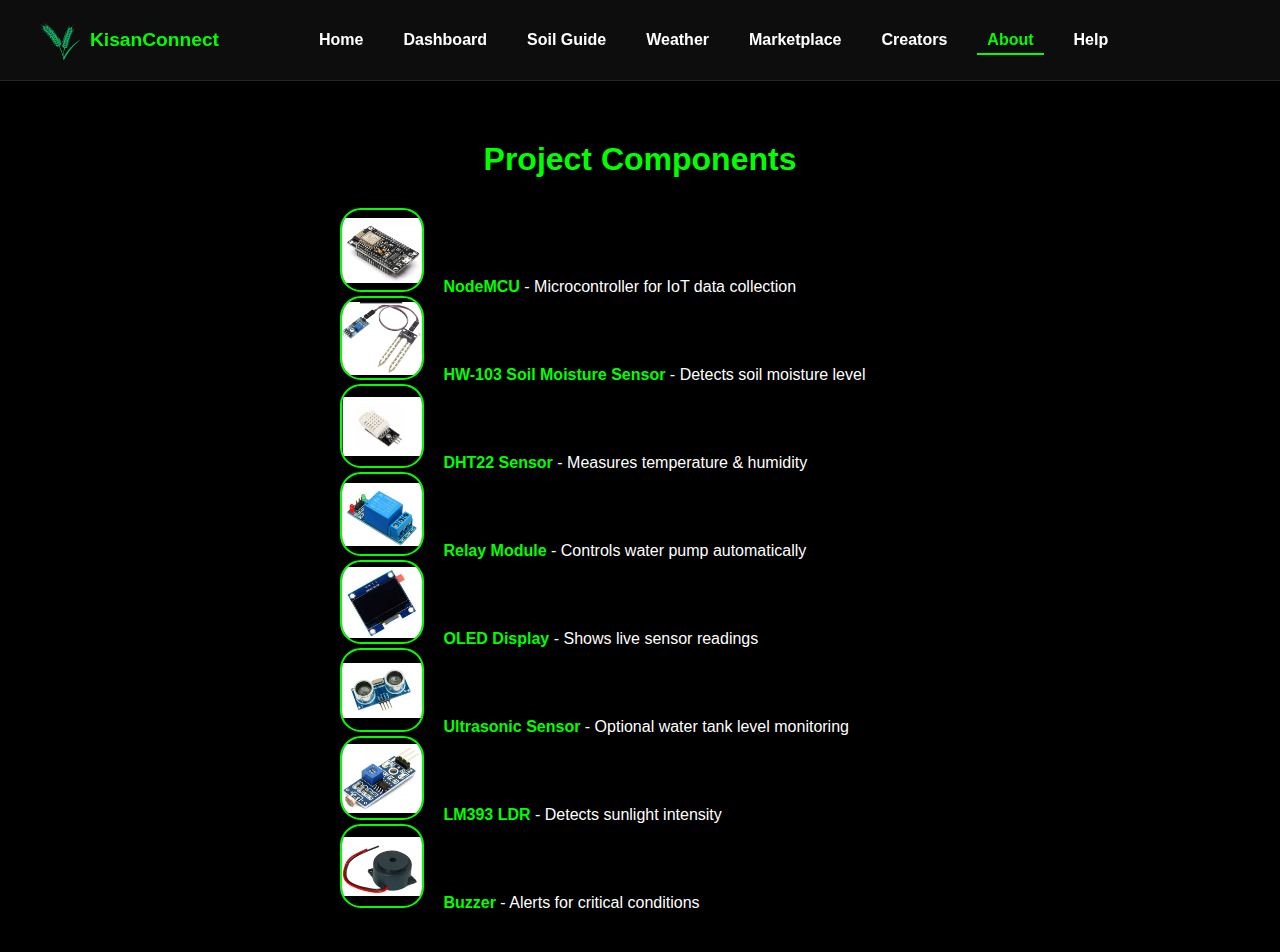
<file: about.html>
<!DOCTYPE html>
<html lang="en">
<head>
  <meta charset="UTF-8">
  <meta name="viewport" content="width=device-width, initial-scale=1.0">
  <title>KisanConnect | About</title>
  <link rel="stylesheet" href="about.css">
    <link rel="icon" href="assests/favicom.png" type="image/x-icon">
</head>
<body>
  <!-- Navbar -->
    <nav class="navbar glass">
    <div class="logo">
      <img src="assests/favicom.png" alt="Logo" class="logo-img">
      <span>KisanConnect</span>
    </div>
        <ul class="nav-links">
       <li><a href="index.html">Home</a></li>
      <li><a href="dashboard.html" >Dashboard</a></li>
      <li><a href="soil.html">Soil Guide</a></li>
      <li><a href="weather.html">Weather</a></li>
      <li><a href="marketplace.html" >Marketplace</a></li>
      <li><a href="creators.html">Creators</a></li>
      <li><a href="about.html" class="active">About</a></li>
      <li><a href="help.html">Help</a></li>
    </ul>
  </nav>

  <!-- About Section -->
 <section class="about">
  <h1>Project Components</h1>
  <ul class="component-list">
    <li>
      <img src="assests/node.png" alt="NodeMCU">
      <span class="name">NodeMCU</span> - Microcontroller for IoT data collection
    </li>
    <li>
      <img src="assests/pani.png" alt="Soil Sensor">
      <span class="name">HW-103 Soil Moisture Sensor</span> - Detects soil moisture level
    </li>
    <li>
      <img src="assests/dht.png" alt="DHT Sensor">
      <span class="name">DHT22 Sensor</span> - Measures temperature & humidity
    </li>
    <li>
      <img src="assests/relay.png" alt="Relay">
      <span class="name">Relay Module</span> - Controls water pump automatically
    </li>
    <li>
      <img src="assests/oled.png" alt="OLED">
      <span class="name">OLED Display</span> - Shows live sensor readings
    </li>
    <li>
      <img src="assests/sonic.png" alt="Ultrasonic">
      <span class="name">Ultrasonic Sensor</span> - Optional water tank level monitoring
    </li>
    <li>
      <img src="assests/lmd.png" alt="LDR">
      <span class="name">LM393 LDR</span> - Detects sunlight intensity
    </li>
    <li>
      <img src="assests/buzzer.png" alt="Buzzer">
      <span class="name">Buzzer</span> - Alerts for critical conditions
    </li>
  </ul>
</section>

</body>
</html>
</file>
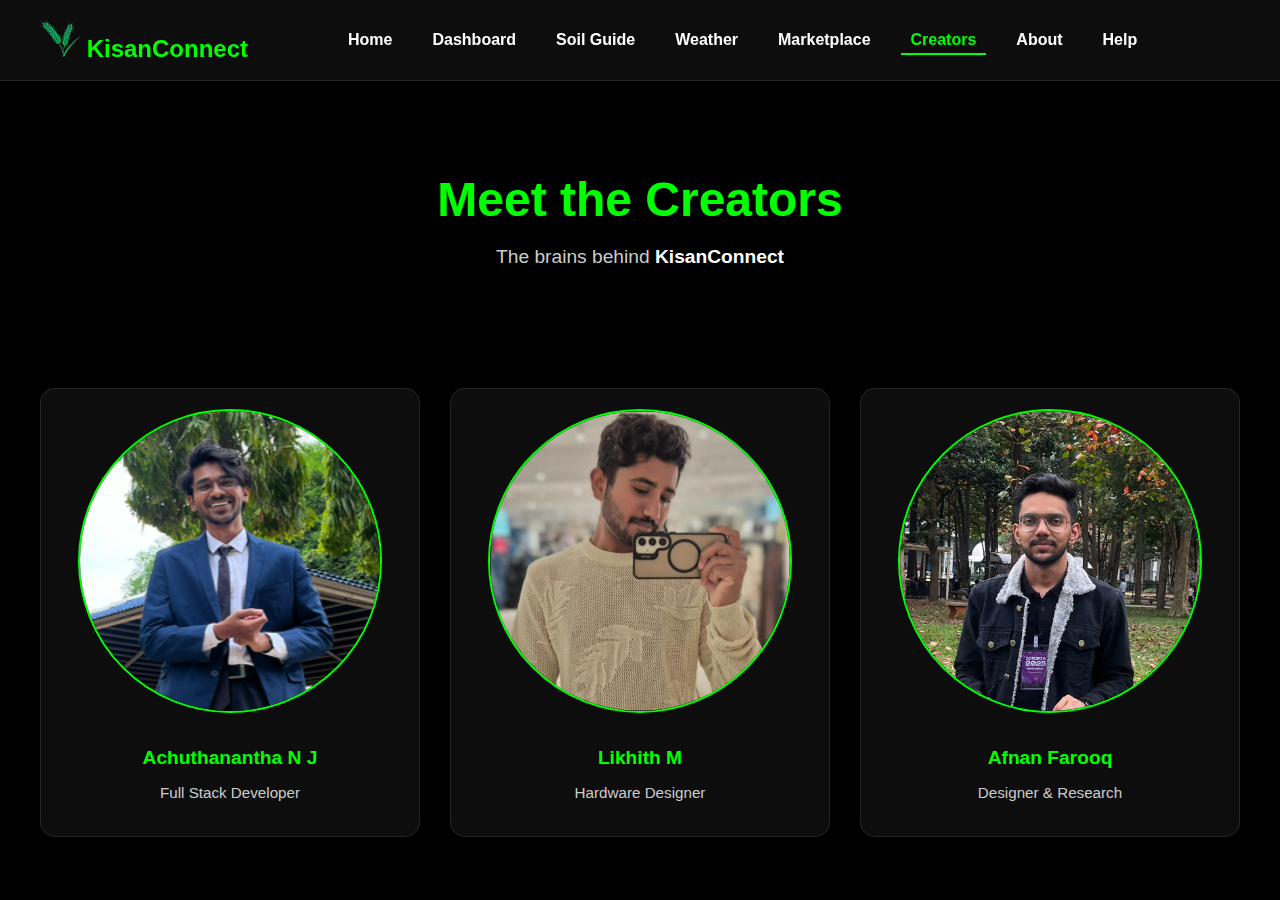
<file: creators.html>
<!DOCTYPE html>
<html lang="en">
<head>
  <meta charset="UTF-8">
  <meta name="viewport" content="width=device-width, initial-scale=1.0">
  <title>KisanConnect | Creators</title>
  <link rel="stylesheet" href="creators.css">
      <link rel="icon" href="assests/favicom.png" type="image/x-icon">

</head>
<body>
 <!-- Navbar -->
  <nav class="navbar">
    <div class="logo">
      <img src="assests/favicom.png" alt="Logo" class="logo-img">
      <span style="color:#00FF00; font-weight:bold;">KisanConnect</span>
    </div>
    <ul class="nav-links">
       <li><a href="index.html">Home</a></li>
      <li><a href="dashboard.html">Dashboard</a></li>
      <li><a href="soil.html">Soil Guide</a></li>
      <li><a href="weather.html" >Weather</a></li>
      <li><a href="marketplace.html">Marketplace</a></li>
      <li><a href="creators.html" class="active">Creators</a></li>
      <li><a href="about.html">About</a></li>
      <li><a href="help.html">Help</a></li>
    </ul>
  </nav>

  <!-- Hero Section -->
  <header class="hero">
    <h1>Meet the Creators</h1>
    <p>The brains behind <span>KisanConnect</span></p>
  </header>

  <!-- Creators Grid -->
  <section class="creators-grid">
  
    <div class="creator-card">
      <img src="assests/achu (1).png" alt="Creator 3">
      <h2>Achuthanantha N J</h2>
      <p>Full Stack Developer</p>
    </div>
      <div class="creator-card">
      <img src="assests/balu.png" alt="Creator 1">
      <h2>Likhith M</h2>
      <p>Hardware Designer</p>
    </div>
    <div class="creator-card">
      <img src="assests/af.jpg" alt="Creator 4">
      <h2>Afnan Farooq</h2>
      <p>Designer & Research</p>
    </div>
  </section>
</body>
</html>
</file>
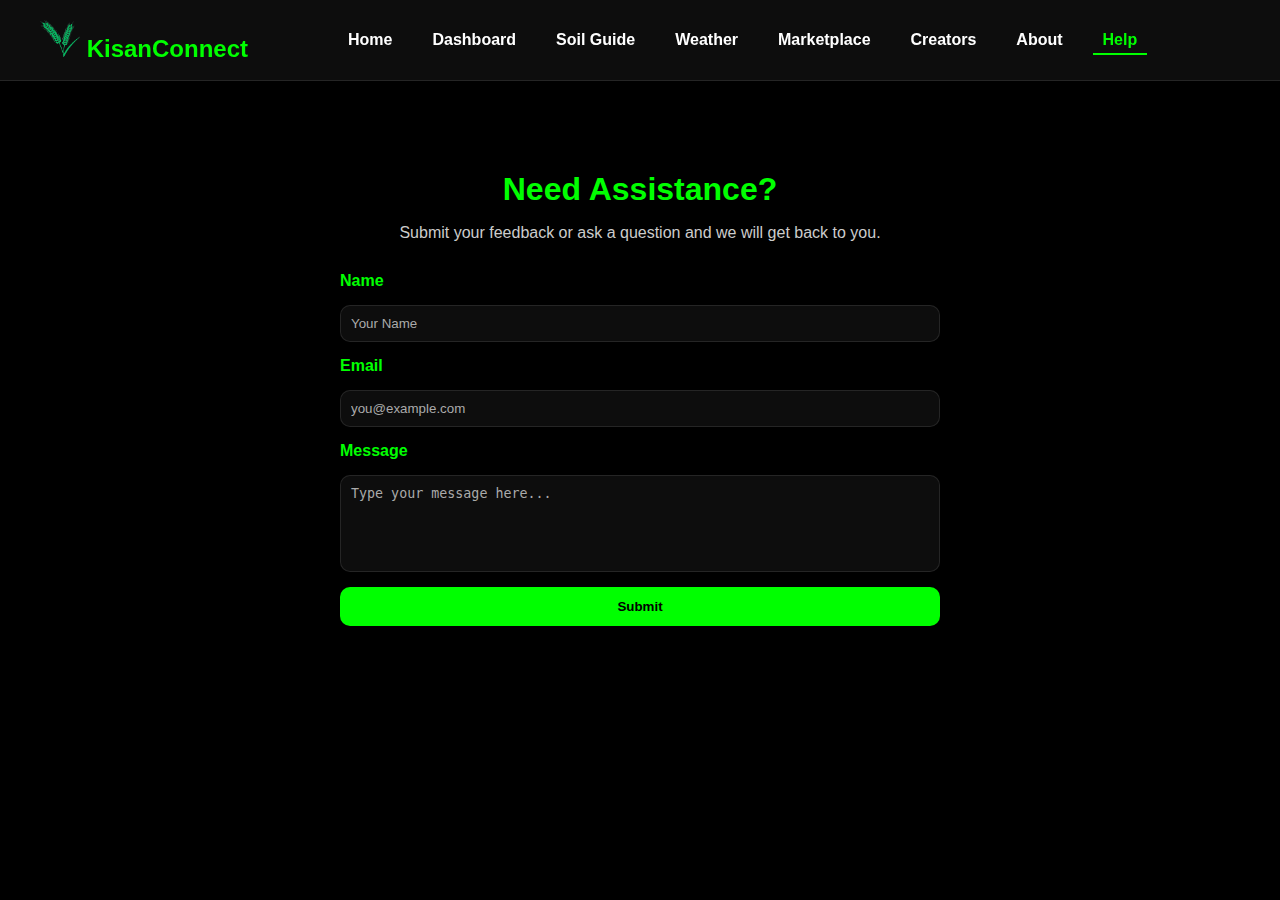
<file: help.html>
<!DOCTYPE html>
<html lang="en">
<head>
  <meta charset="UTF-8">
  <meta name="viewport" content="width=device-width, initial-scale=1.0">
  <title>KisanConnect | Help</title>
  <link rel="stylesheet" href="help.css">
    <link rel="icon" href="assests/favicom.png" type="image/x-icon">
</head>
<body>
  <!-- Navbar -->
 <!-- Navbar -->
  <nav class="navbar">
    <div class="logo">
      <img src="assests/favicom.png" alt="Logo" class="logo-img">
      <span style="color:#00FF00; font-weight:bold;">KisanConnect</span>
    </div>
    <ul class="nav-links">
       <li><a href="index.html">Home</a></li>
      <li><a href="dashboard.html">Dashboard</a></li>
      <li><a href="soil.html">Soil Guide</a></li>
      <li><a href="weather.html" >Weather</a></li>
      <li><a href="marketplace.html">Marketplace</a></li>
      <li><a href="creators.html">Creators</a></li>
      <li><a href="about.html">About</a></li>
      <li><a href="help.html" class="active">Help </a></li>
    </ul>
  </nav>

  <!-- Help Section -->
  <section class="help">
    <h1>Need Assistance?</h1>
    <p>Submit your feedback or ask a question and we will get back to you.</p>

    <form id="helpForm">
      <label for="name">Name</label>
      <input type="text" id="name" name="name" placeholder="Your Name" required>

      <label for="email">Email</label>
      <input type="email" id="email" name="email" placeholder="you@example.com" required>

      <label for="message">Message</label>
      <textarea id="message" name="message" rows="5" placeholder="Type your message here..." required></textarea>

      <button type="submit">Submit</button>
    </form>

    <p id="responseMsg"></p>
  </section>

  <script src="help.js"></script>
</body>
</html>
</file>
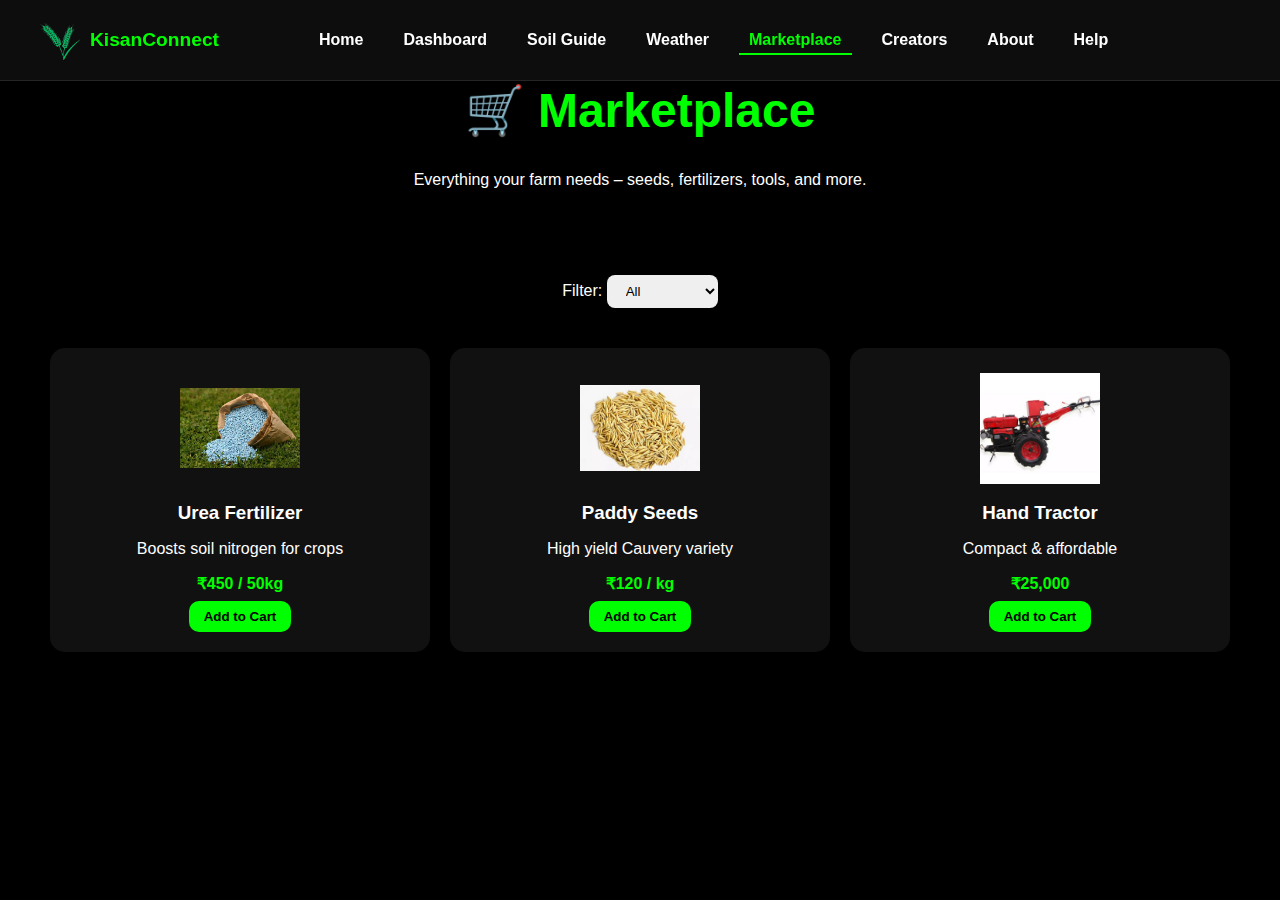
<file: marketplace.html>
<!DOCTYPE html>
<html lang="en">
<head>
  <meta charset="UTF-8">
  <meta name="viewport" content="width=device-width, initial-scale=1.0">
  <title>KisanConnect - Marketplace</title>
  <link rel="stylesheet" href="markerplace.css">
    <link rel="icon" href="assests/favicom.png" type="image/x-icon">
  <script defer src="marketplace.js"></script>
</head>
<body>
  <!-- Navbar -->
  <nav class="navbar glass">
    <div class="logo">
      <img src="assests/favicom.png" alt="Logo" class="logo-img">
      <span>KisanConnect</span>
    </div>
        <ul class="nav-links">
       <li><a href="index.html">Home</a></li>
      <li><a href="dashboard.html" >Dashboard</a></li>
      <li><a href="soil.html">Soil Guide</a></li>
      <li><a href="weather.html">Weather</a></li>
      <li><a href="marketplace.html" class="active">Marketplace</a></li>
      <li><a href="creators.html">Creators</a></li>
      <li><a href="about.html">About</a></li>
      <li><a href="help.html">Help</a></li>
    </ul>
  </nav>

  <!-- Marketplace Hero -->
  <section class="hero">
    <h1>🛒 Marketplace</h1>
    <p>Everything your farm needs – seeds, fertilizers, tools, and more.</p>
  </section>

  <!-- Filter -->
  <div class="filter">
    <label for="category">Filter:</label>
    <select id="category">
      <option value="all">All</option>
      <option value="fertilizer">Fertilizers</option>
      <option value="seeds">Seeds</option>
      <option value="tools">Tools</option>
      <option value="pesticides">Pesticides</option>
    </select>
  </div>

  <!-- Products Grid -->
  <section class="products" id="products">
    <!-- Sample Cards -->
    <div class="card" data-category="fertilizer">
      <img src="assests/fert.png" alt="Fertilizer">
      <h3>Urea Fertilizer</h3>
      <p>Boosts soil nitrogen for crops</p>
      <span>₹450 / 50kg</span>
      <button>Add to Cart</button>
    </div>
    <div class="card" data-category="seeds">
      <img src="assests/paddy.png" alt="Seeds">
      <h3>Paddy Seeds</h3>
      <p>High yield Cauvery variety</p>
      <span>₹120 / kg</span>
      <button>Add to Cart</button>
    </div>
    <div class="card" data-category="tools">
      <img src="assests/tractor.png" alt="Tool">
      <h3>Hand Tractor</h3>
      <p>Compact & affordable</p>
      <span>₹25,000</span>
      <button>Add to Cart</button>
    </div>
  </section>
</body>
</html>
</file>
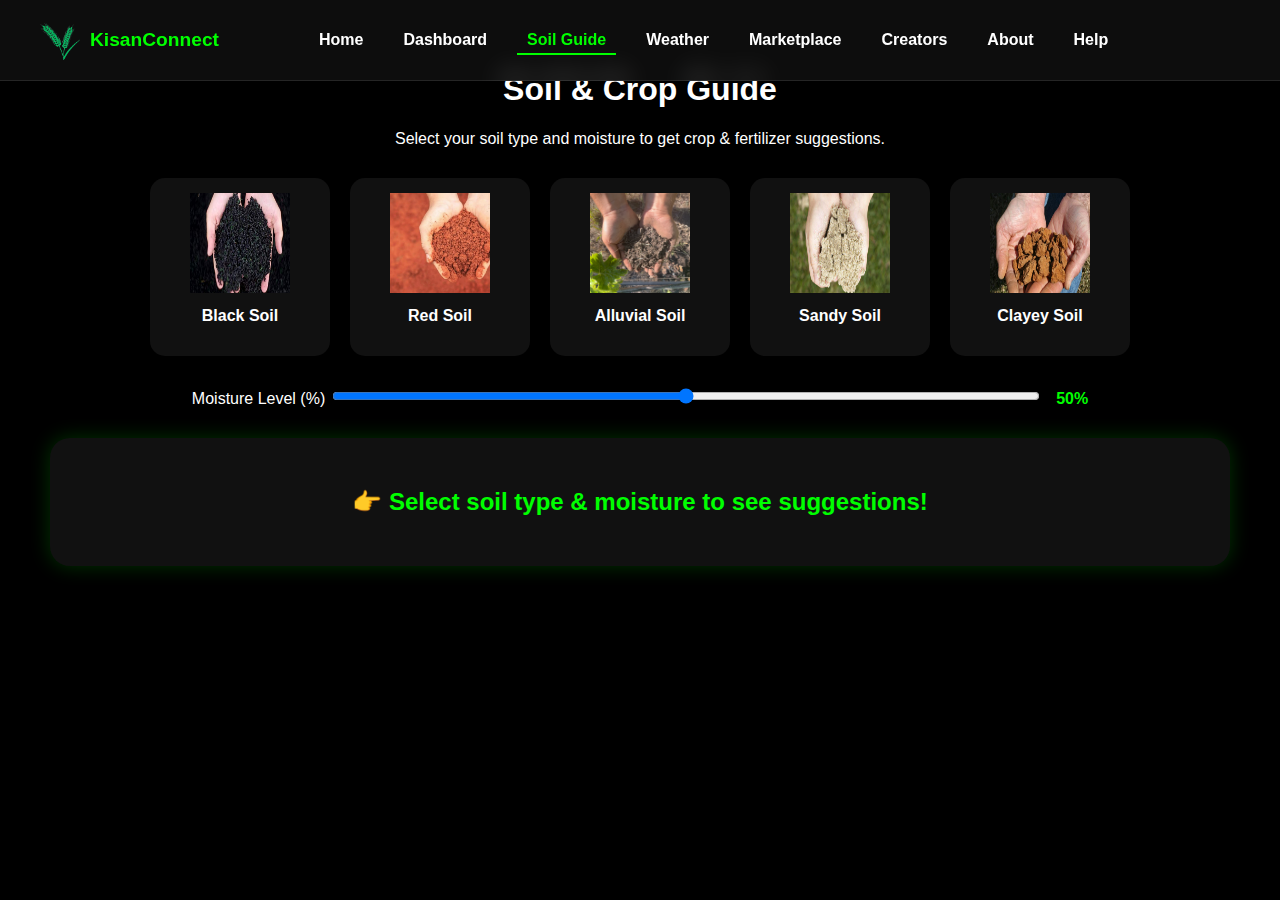
<file: soil.html>
<!DOCTYPE html>
<html lang="en">
<head>
  <meta charset="UTF-8">
  <meta name="viewport" content="width=device-width, initial-scale=1.0">
  <title>KisanConnect - Soil Guide</title>
  <link rel="stylesheet" href="soil.css">
    <link rel="icon" href="assests/favicom.png" type="image/x-icon">
  <script defer src="soil.js"></script>
</head>
<body>
  <!-- Navbar -->
  <nav class="navbar glass">
    <div class="logo">
      <img src="assests/favicom.png" alt="Logo" class="logo-img">
      <span>KisanConnect</span>
    </div>
   <ul class="nav-links">
    <li><a href="index.html">Home</a></li>
      <li><a href="dashboard.html" >Dashboard</a></li>
      <li><a href="soil.html" class="active">Soil Guide</a></li>
      <li><a href="weather.html">Weather</a></li>
      <li><a href="marketplace.html">Marketplace</a></li>
      <li><a href="creators.html">Creators</a></li>
      <li><a href="about.html">About</a></li>
      <li><a href="help.html">Help</a></li>
    </ul>
  </nav>

  <!-- Soil Guide Section -->
  <section class="soil-guide">
    <h1>Soil & Crop Guide</h1>
    <p>Select your soil type and moisture to get crop & fertilizer suggestions.</p>

    <!-- Soil Type Selector -->
    <div class="soil-types">
      <div class="soil-card" data-soil="black">
        <img src="assests/black.png" alt="Black Soil">
        <p>Black Soil</p>
      </div>
      <div class="soil-card" data-soil="red">
        <img src="assests/red.png" alt="Red Soil">
        <p>Red Soil</p>
      </div>
      <div class="soil-card" data-soil="alluvial">
        <img src="assests/aluv.png" alt="Alluvial Soil">
        <p>Alluvial Soil</p>
      </div>
      <div class="soil-card" data-soil="sandy">
        <img src="assests/sandy.png" alt="Sandy Soil">
        <p>Sandy Soil</p>
      </div>
      <div class="soil-card" data-soil="clayey">
        <img src="assests/caly.png" alt="Clayey Soil">
        <p>Clayey Soil</p>
      </div>
    </div>

    <!-- Moisture Slider -->
    <div class="moisture">
      <label for="moistureLevel">Moisture Level (%)</label>
      <input type="range" id="moistureLevel" min="0" max="100" step="10" value="50">
      <span id="moistureValue">50%</span>
    </div>

    <!-- Suggestion Result -->
    <div id="suggestion" class="suggestion-card">
      <h2>👉 Select soil type & moisture to see suggestions!</h2>

      
    </div>
    
  </section>
</body>
</html>
</file>
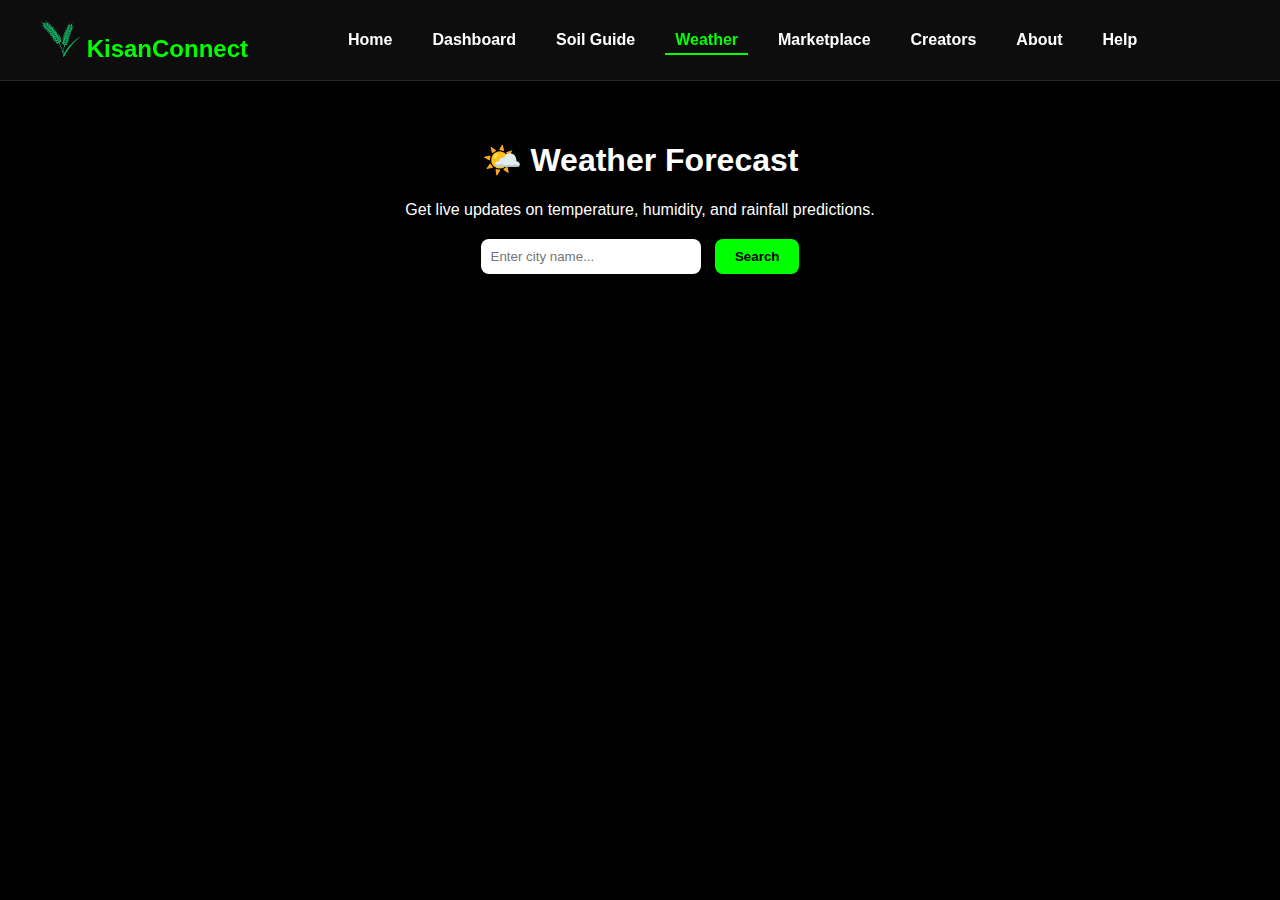
<file: weather.html>
<!DOCTYPE html>
<html lang="en">
<head>
  <meta charset="UTF-8">
  <meta name="viewport" content="width=device-width, initial-scale=1.0">
  <title>KisanConnect - Weather</title>
  <link rel="stylesheet" href="weather.css">
    <link rel="icon" href="assests/favicom.png" type="image/x-icon">
  <script defer src="weather.js"></script>
</head>
<body>
  <!-- Navbar -->
  <nav class="navbar">
    <div class="logo">
      <img src="assests/favicom.png" alt="Logo" class="logo-img">
      <span style="color:#00FF00; font-weight:bold;">KisanConnect</span>
    </div>
    <ul class="nav-links">
       <li><a href="index.html">Home</a></li>
      <li><a href="dashboard.html">Dashboard</a></li>
      <li><a href="soil.html">Soil Guide</a></li>
      <li><a href="weather.html" class="active">Weather</a></li>
      <li><a href="marketplace.html">Marketplace</a></li>
      <li><a href="creators.html">Creators</a></li>
      <li><a href="about.html">About</a></li>
      <li><a href="help.html">Help</a></li>
    </ul>
  </nav>

  <!-- Weather Section -->
  <section class="weather">
    <h1>🌤️ Weather Forecast</h1>
    <p>Get live updates on temperature, humidity, and rainfall predictions.</p>

    <!-- Search -->
    <div class="search-box">
      <input type="text" id="cityInput" placeholder="Enter city name...">
      <button onclick="getWeather()">Search</button>
    </div>

    <!-- Weather Card -->
    <div id="weatherCard" class="card hidden">
      <h2 id="cityName">City</h2>
      <h3 id="condition">Condition</h3>
      <p><strong>🌡️ Temp:</strong> <span id="temperature"></span>°C</p>
      <p><strong>💧 Humidity:</strong> <span id="humidity"></span>%</p>
      <p><strong>🌬️ Wind:</strong> <span id="wind"></span> km/h</p>
    </div>
  </section>
</body>
</html>
</file>
<file: about.css>
/* Navbar (reuse your glassy nav) */
.navbar {
  position: fixed;
  top: 0;
  width: 100%;
  display: flex;
  justify-content: flex-start; 
  gap: 50px;
  align-items: center;
  padding: 15px 40px;
  z-index: 1000;
  background: rgba(255, 255, 255, 0.05);
  backdrop-filter: blur(15px);
  -webkit-backdrop-filter: blur(15px);
  border-bottom: 1px solid rgba(255,255,255,0.1);
}
.nav-links {
  list-style: none;
  display: flex;
  gap: 20px;
}
.nav-links li a {
  text-decoration: none;
  color: #fff;
  font-weight: 600;
  padding: 5px 10px;
  transition: color 0.3s ease, border-bottom 0.3s ease;
}
.nav-links li a.active, .nav-links li a:hover {
  color: #00FF00;
  border-bottom: 2px solid #00FF00;
}

/* Body */
body {
  margin: 0;
  font-family: Arial, sans-serif;
  background: #000;
  color: #fff;
  padding-top: 80px; /* navbar offset */
}

/* About Section */
.about {
  padding: 40px 20px;
}
.about h1 {
  color: #00FF00;
  text-align: center;
  margin-bottom: 30px;
}
.component-list {
  list-style: none;
  padding: 0;
  max-width: 600px;
  margin: 0 auto;
}
.component-list li img {
  width: 80px;          /* fixed width */
  height: 80px;         /* fixed height */
  object-fit: contain;  /* keeps aspect ratio without stretching */
  border-radius: 25%;   /* circular images */
  border: 2px solid #00FF00; /* optional green border */
  margin-right: 15px;
}

.component-list li:hover {
  transform: translateY(-5px);
  box-shadow: 0 0 20px rgba(0,255,0,0.4);
}
.component-list li .name {
  color: #00FF00;
  font-weight: bold;
}

.logo {
  display: flex;
  align-items: center;
  gap: 10px;
}

.logo img {
  height: 40px;
}

.logo span {
  font-size: 1.2rem;
  font-weight: bold;
  color: #00FF00; /* neon green */
}
</file>
<file: creators.css>
/* Navbar (reuse your glassy nav) */
.navbar {
  position: fixed;
  top: 0;
  width: 100%;
  display: flex;
  justify-content: flex-start; 
  gap: 50px;
  align-items: center;
  padding: 15px 40px;
  z-index: 1000;
  background: rgba(255, 255, 255, 0.05);
  backdrop-filter: blur(15px);
  -webkit-backdrop-filter: blur(15px);
  border-bottom: 1px solid rgba(255,255,255,0.1);
}
.nav-links {
  list-style: none;
  display: flex;
  gap: 20px;
}
.nav-links li a {
  text-decoration: none;
  color: #fff;
  font-weight: 600;
  padding: 5px 10px;
  transition: color 0.3s ease, border-bottom 0.3s ease;
}
.nav-links li a.active, .nav-links li a:hover {
  color: #00FF00;
  border-bottom: 2px solid #00FF00;
}

/* Body */
body {
  margin: 0;
  font-family: Arial, sans-serif;
  background: #000;
  color: #fff;
  padding-top: 80px; /* offset navbar */
}

/* Hero */
.hero {
  text-align: center;
  padding: 60px 20px;
}
.hero h1 {
  font-size: 3rem;
  color: #00FF00;
  margin-bottom: 10px;
}
.hero span {
  color: #fff;
  font-weight: bold;
}
.hero p {
  font-size: 1.2rem;
  color: #ccc;
}

/* Creators Grid */
.creators-grid {
  display: grid;
  grid-template-columns: repeat(auto-fit, minmax(220px, 1fr));
  gap: 30px;
  padding: 40px;
}
.creator-card {
  background: rgba(255,255,255,0.05);
  border: 1px solid rgba(255,255,255,0.1);
  border-radius: 15px;
  padding: 20px;
  text-align: center;
  transition: transform 0.3s ease, box-shadow 0.3s ease;
}
.creator-card:hover {
  transform: translateY(-10px);
  box-shadow: 0 0 20px rgba(0,255,0,0.5);
}
.creator-card img {
  width: 300px;
  height: 300px;
  border-radius: 50%;
  margin-bottom: 20px;
  border: 2px solid #00FF00;
}
.creator-card h2 {
  margin: 10px 0 5px;
  font-size: 1.2rem;
  color: #00FF00;
}
.creator-card p {
  color: #ccc;
  font-size: 0.95rem;
}

/* Logo */
.logo {
  font-size: 1.5rem;
  font-weight: bold;
  color: #00FF00; /* bright green */
}

/* If you want your own logo image instead */
.logo img {
  height: 40px;
  width: auto;
}
</file>
<file: help.css>
/* Navbar (reuse your glassy nav) */
.navbar {
  position: fixed;
  top: 0;
  width: 100%;
  display: flex;
  justify-content: flex-start; 
  gap: 50px;
  align-items: center;
  padding: 15px 40px;
  z-index: 1000;
  background: rgba(255, 255, 255, 0.05);
  backdrop-filter: blur(15px);
  -webkit-backdrop-filter: blur(15px);
  border-bottom: 1px solid rgba(255,255,255,0.1);
}
.nav-links {
  list-style: none;
  display: flex;
  gap: 20px;
}
.nav-links li a {
  text-decoration: none;
  color: #fff;
  font-weight: 600;
  padding: 5px 10px;
  transition: color 0.3s ease, border-bottom 0.3s ease;
}
.nav-links li a.active, .nav-links li a:hover {
  color: #00FF00;
  border-bottom: 2px solid #00FF00;
}

/* Body */
body {
  margin: 0;
  font-family: Arial, sans-serif;
  background: #000;
  color: #fff;
  padding-top: 80px; /* navbar offset */
}

/* Help Section */
.help {
  max-width: 600px;
  margin: 50px auto;
  padding: 20px;
}
.help h1 {
  color: #00FF00;
  text-align: center;
  margin-bottom: 10px;
}
.help p {
  text-align: center;
  color: #ccc;
  margin-bottom: 30px;
}

/* Form styling */
form {
  display: flex;
  flex-direction: column;
  gap: 15px;
}
form label {
  font-weight: bold;
  color: #00FF00;
}
form input, form textarea {
  padding: 10px;
  border-radius: 10px;
  border: 1px solid rgba(255,255,255,0.1);
  background: rgba(255,255,255,0.05);
  color: #fff;
  resize: none;
}
form input::placeholder, form textarea::placeholder {
  color: #aaa;
}
form button {
  padding: 12px;
  border: none;
  border-radius: 10px;
  background-color: #00FF00;
  color: #000;
  font-weight: bold;
  cursor: pointer;
  transition: background 0.3s ease;
}
form button:hover {
  background-color: #00cc00;
}
#responseMsg {
  margin-top: 15px;
  text-align: center;
  color: #00FF00;
  font-weight: bold;
}

/* Logo */
.logo {
  font-size: 1.5rem;
  font-weight: bold;
  color: #00FF00; /* bright green */
}

/* If you want your own logo image instead */
.logo img {
  height: 40px;
  width: auto;
}
</file>
<file: markerplace.css>
body {
  background: #000;
  color: #fff;
  font-family: Arial, sans-serif;
  margin: 0;
  padding: 0;
}

.navbar {
  position: fixed;
  top: 0;
  width: 100%;
  display: flex;
  justify-content: flex-start; 
    gap: 50px;
  align-items: center;
  padding: 15px 40px;
  z-index: 1000;

  background: rgba(255, 255, 255, 0.05); /* very transparent glass */
  backdrop-filter: blur(15px); /* glassy blur */
  -webkit-backdrop-filter: blur(15px);
  border-bottom: 1px solid rgba(255,255,255,0.1); /* subtle border */
}

.logo {
  display: flex;
  align-items: center;
  gap: 10px;
}

.logo img {
  height: 40px;
}

.logo span {
  font-size: 1.2rem;
  font-weight: bold;
  color: #00FF00; /* neon green */
}
.nav-links {
  list-style: none;
  display: flex;
  gap: 20px;
}
.nav-links li a {
  text-decoration: none;
  color: #fff;
  font-weight: 600;
  padding: 5px 10px;
}
.nav-links li a.active,
.nav-links li a:hover {
  color: #00FF00;
  border-bottom: 2px solid #00FF00;
}

.hero {
  text-align: center;
  padding: 50px 20px;
}
.hero h1 {
  color: #00FF00;
  font-size: 3rem;
}

.filter {
  text-align: center;
  margin: 20px 0;
}
.filter select {
  padding: 8px 15px;
  border-radius: 8px;
  border: none;
}

.products {
  display: grid;
  grid-template-columns: repeat(auto-fit, minmax(220px, 1fr));
  gap: 20px;
  padding: 20px 50px;
}

.card {
  background: #111;
  padding: 20px;
  border-radius: 15px;
  text-align: center;
  transition: transform 0.2s ease, box-shadow 0.3s ease;
}
.card img {
  width: 120px;
  height: 120px;
  object-fit: contain;
}
.card:hover {
  transform: translateY(-5px);
  box-shadow: 0 0 15px #00FF00;
}
.card h3 {
  margin: 10px 0;
}
.card span {
  display: block;
  margin: 8px 0;
  color: #00FF00;
  font-weight: bold;
}
.card button {
  background: #00FF00;
  color: #000;
  border: none;
  padding: 8px 15px;
  border-radius: 10px;
  cursor: pointer;
  font-weight: bold;
}
.card button:hover {
  background: #fff;
  color: #000;
}
</file>
<file: soil.css>
body {
  background: #000;
  color: #fff;
  font-family: Arial, sans-serif;
  margin: 0;
  padding: 0;
}

.navbar {
  position: fixed;
  top: 0;
  width: 100%;
  display: flex;
  justify-content: flex-start; 
  gap: 50px;
  align-items: center;
  padding: 15px 40px;
  z-index: 1000;
  background: rgba(255, 255, 255, 0.05);
  backdrop-filter: blur(15px);
  -webkit-backdrop-filter: blur(15px);
  border-bottom: 1px solid rgba(255,255,255,0.1);
}
.nav-links {
  list-style: none;
  display: flex;
  gap: 20px;
}
.nav-links li a {
  text-decoration: none;
  color: #fff;
  font-weight: 600;
  padding: 5px 10px;
  transition: color 0.3s ease, border-bottom 0.3s ease;
}
.nav-links li a.active, .nav-links li a:hover {
  color: #00FF00;
  border-bottom: 2px solid #00FF00;
}


/* Soil Guide Section */
.soil-guide {
  padding: 50px;
  text-align: center;
}
.soil-types {
  display: flex;
  justify-content: center;
  flex-wrap: wrap;
  gap: 20px;
  margin: 30px 0;
}
.soil-card {
  background: #111;
  padding: 15px;
  border-radius: 15px;
  cursor: pointer;
  width: 150px;
  transition: transform 0.2s ease, box-shadow 0.3s ease;
}
.soil-card img {
  width: 100px;
  height: 100px;
}
.soil-card:hover {
  transform: translateY(-5px);
  box-shadow: 0 0 15px #00FF00;
}
.soil-card p {
  margin-top: 10px;
  font-weight: bold;
}

/* Moisture */
.moisture {
  margin: 20px 0;
}
.moisture input {
  width: 60%;
}
#moistureValue {
  font-weight: bold;
  color: #00FF00;
  margin-left: 10px;
}

/* Suggestion Card */
.suggestion-card {
  background: #111;
  padding: 30px;
  border-radius: 20px;
  margin-top: 30px;
  box-shadow: 0 0 20px rgba(0, 255, 0, 0.2);
}
.suggestion-card h2 {
  color: #00FF00;
}

.logo {
  display: flex;
  align-items: center;
  gap: 10px;
}

.logo img {
  height: 40px;
}

.logo span {
  font-size: 1.2rem;
  font-weight: bold;
  color: #00FF00; /* neon green */
}
</file>
<file: weather.css>
body {
  margin: 0;
  background: #000;
  color: #fff;
  font-family: Arial, sans-serif;
  padding-top: 80px; /* space for navbar */
  text-align: center;
}

/* Navbar (from your snippet) */
.navbar {
  position: fixed;
  top: 0;
  width: 100%;
  display: flex;
  justify-content: flex-start; 
  gap: 50px;
  align-items: center;
  padding: 15px 40px;
  z-index: 1000;
  background: rgba(255, 255, 255, 0.05);
  backdrop-filter: blur(15px);
  -webkit-backdrop-filter: blur(15px);
  border-bottom: 1px solid rgba(255,255,255,0.1);
}
.nav-links {
  list-style: none;
  display: flex;
  gap: 20px;
}
.nav-links li a {
  text-decoration: none;
  color: #fff;
  font-weight: 600;
  padding: 5px 10px;
  transition: color 0.3s ease, border-bottom 0.3s ease;
}
.nav-links li a.active, .nav-links li a:hover {
  color: #00FF00;
  border-bottom: 2px solid #00FF00;
}

/* Weather Section */
.weather {
  padding: 40px;
}
.search-box {
  margin: 20px 0;
}
.search-box input {
  padding: 10px;
  border-radius: 8px;
  border: none;
  width: 200px;
}
.search-box button {
  background: #00FF00;
  color: #000;
  border: none;
  padding: 10px 20px;
  margin-left: 10px;
  border-radius: 8px;
  font-weight: bold;
  cursor: pointer;
}
.search-box button:hover {
  background: #fff;
  color: #000;
}

/* Weather Card */
.card {
  background: #111;
  padding: 20px;
  margin: 20px auto;
  width: 280px;
  border-radius: 15px;
  box-shadow: 0 0 20px rgba(0, 255, 0, 0.3);
  text-align: center;
  transition: transform 0.2s;
}
.card:hover {
  transform: scale(1.05);
}
.hidden {
  display: none;
}

/* Logo */
.logo {
  font-size: 1.5rem;
  font-weight: bold;
  color: #00FF00; /* bright green */
}

/* If you want your own logo image instead */
.logo img {
  height: 40px;
  width: auto;
}
</file>
